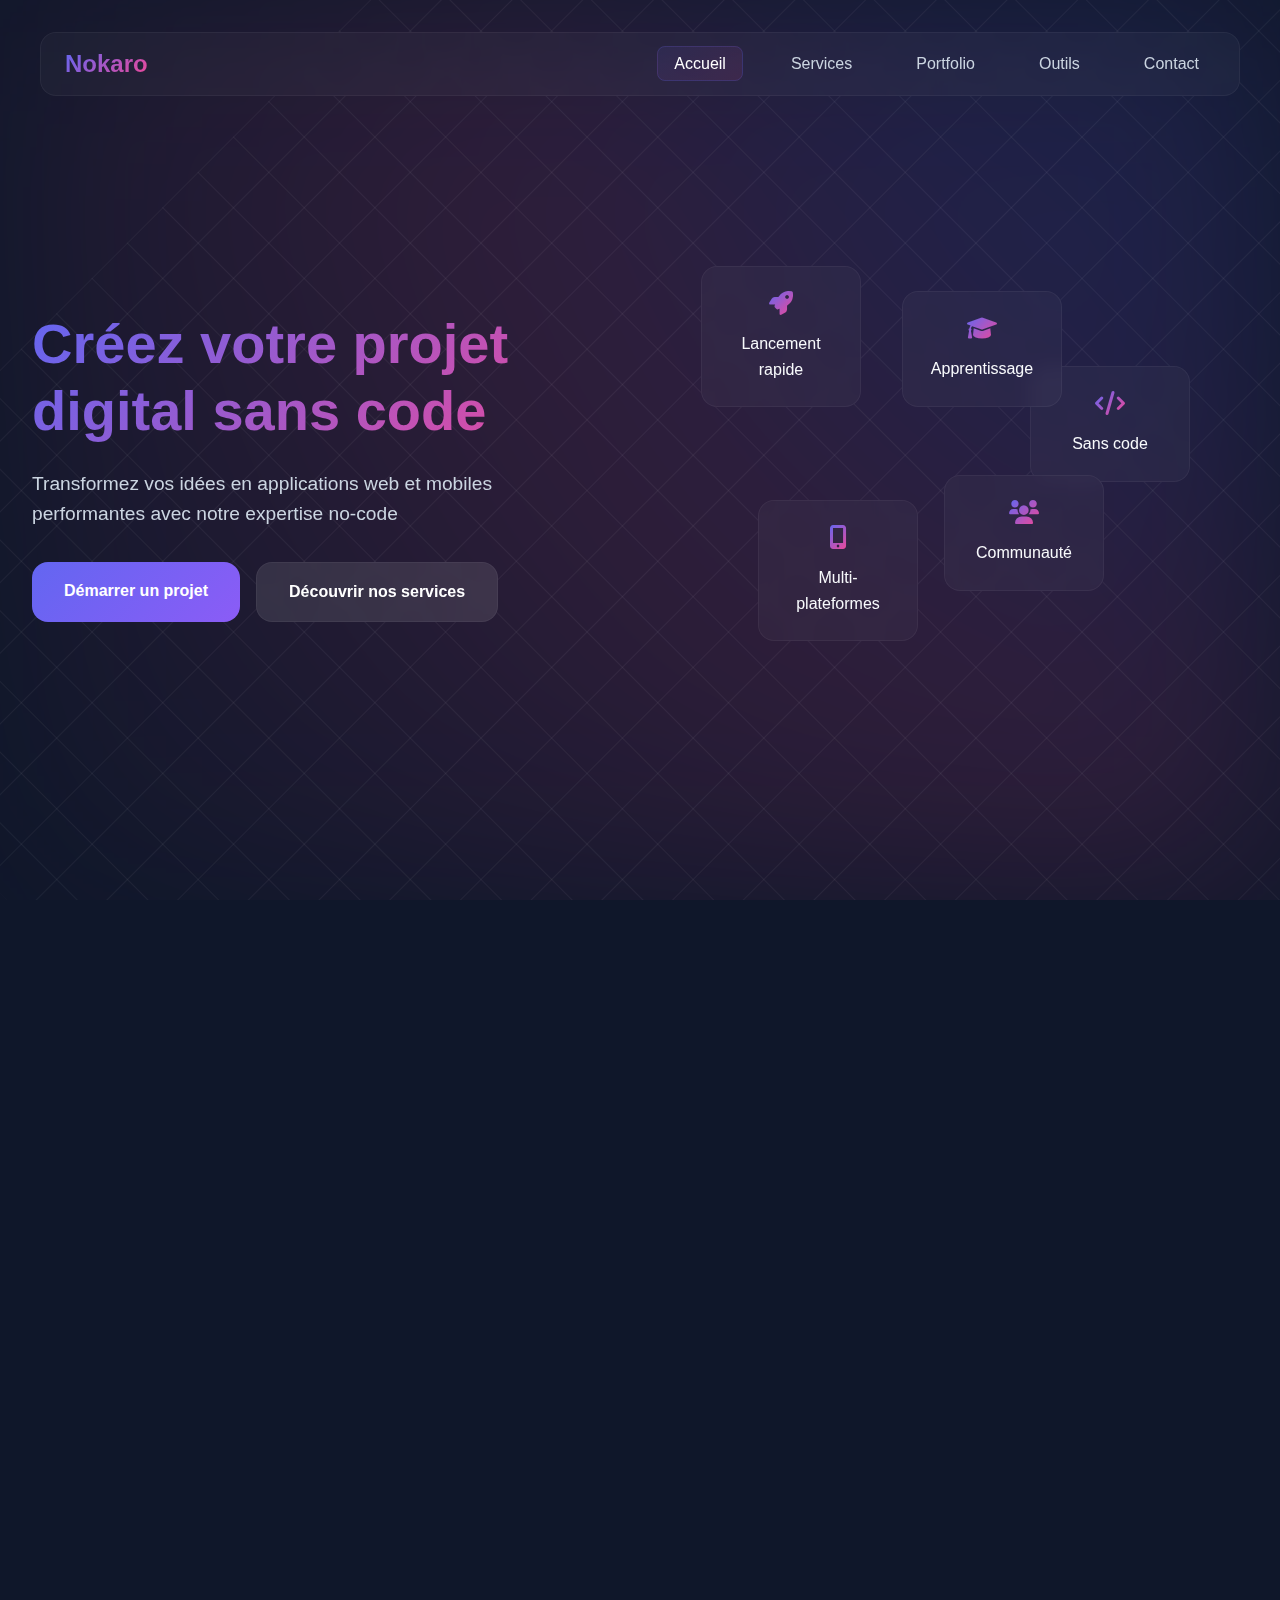
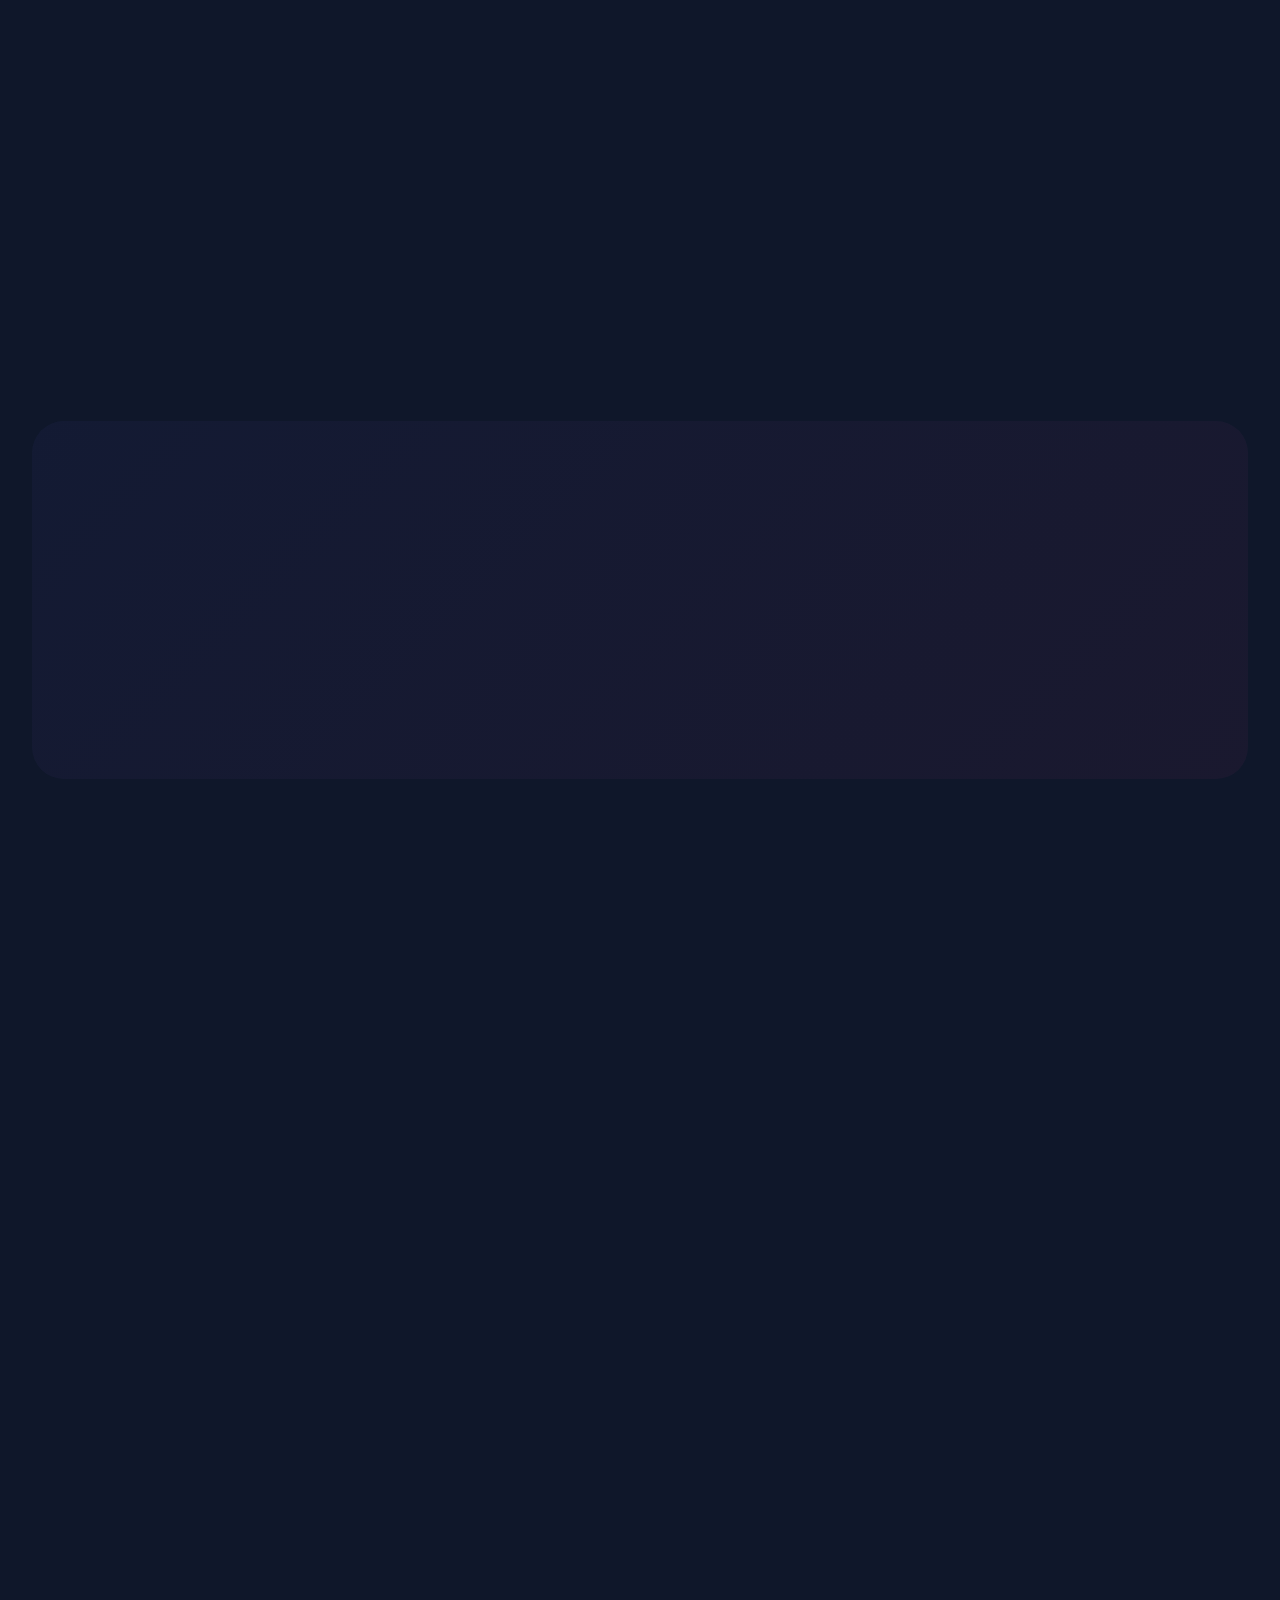
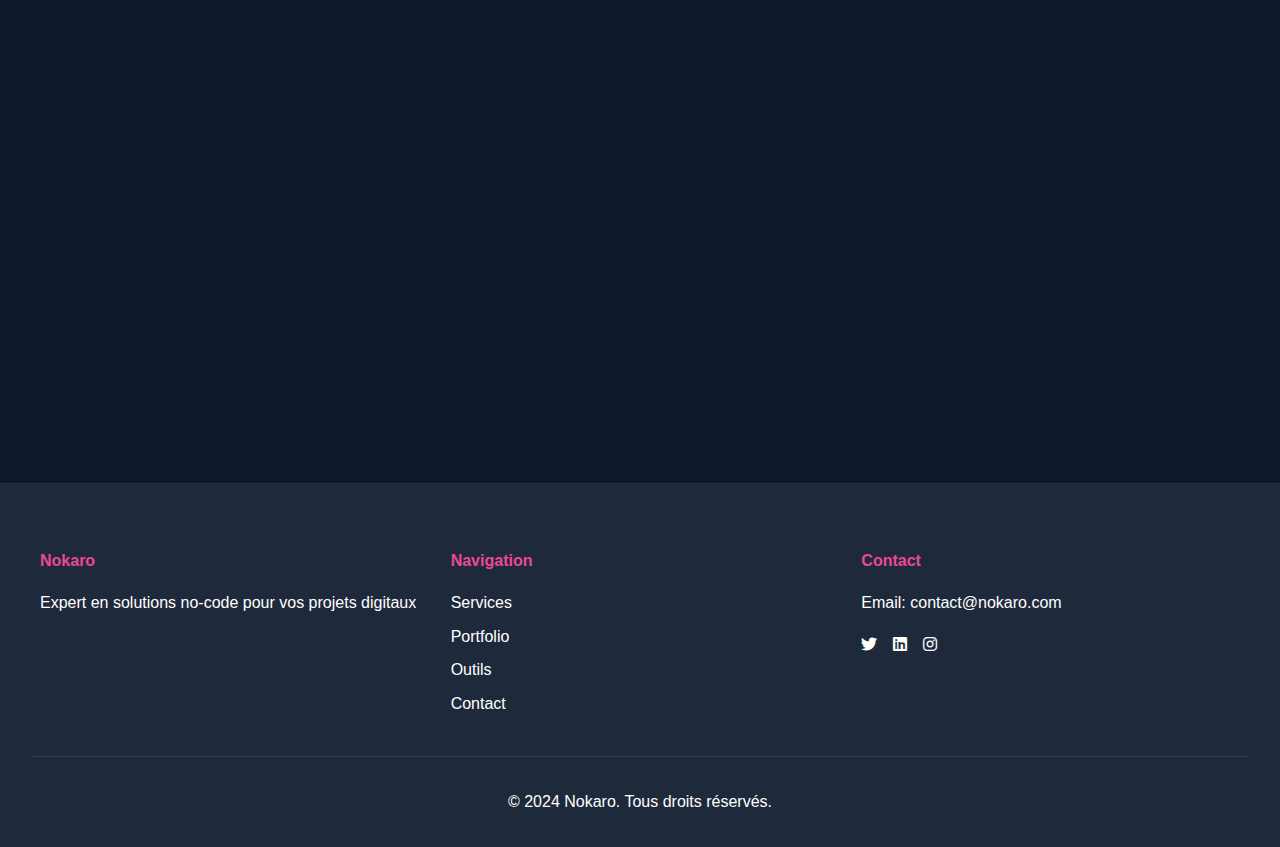
<file: index.html>
<!DOCTYPE html>
<html lang="fr">
<head>
    <meta charset="UTF-8">
    <meta name="viewport" content="width=device-width, initial-scale=1.0">
    <meta name="description" content="Nokaro - Experts en solutions no-code. Créez rapidement vos applications web et mobiles sans code avec notre expertise professionnelle.">
    <meta name="keywords" content="no-code, low-code, développement web, applications, digital, transformation numérique">
    <meta name="author" content="Nokaro">
    <meta property="og:title" content="Nokaro - Solutions No-Code">
    <meta property="og:description" content="Transformez vos idées en applications web et mobiles performantes avec notre expertise no-code">
    <meta property="og:type" content="website">
    <title>Nokaro - Solutions No-Code</title>
    <link rel="stylesheet" href="./assets/css/styles.css">
    <link href="https://unpkg.com/aos@2.3.1/dist/aos.css" rel="stylesheet">
    <link rel="stylesheet" href="https://cdnjs.cloudflare.com/ajax/libs/font-awesome/6.0.0/css/all.min.css">
</head>
<body>
    <div class="background">
        <div class="gradient"></div>
        <div class="grid"></div>
    </div>

    <header>
        <nav>
            <div class="logo">
                <a href="./index.html">Nokaro</a>
            </div>
            <div class="nav-toggle">
                <span></span>
                <span></span>
                <span></span>
            </div>
            <ul class="nav-links">
                <li><a href="./index.html" class="active">Accueil</a></li>
                <li><a href="./pages/services.html">Services</a></li>
                <li><a href="./pages/portfolio.html">Portfolio</a></li>
                <li><a href="./pages/outils.html">Outils</a></li>
                <li><a href="./pages/contact.html">Contact</a></li>
            </ul>
        </nav>
    </header>

    <main>
        <section class="hero">
            <div class="hero-content">
                <h1 data-aos="fade-up">Créez votre projet digital sans code</h1>
                <p data-aos="fade-up" data-aos-delay="100">Transformez vos idées en applications web et mobiles performantes avec notre expertise no-code</p>
                <div class="cta-buttons" data-aos="fade-up" data-aos-delay="200">
                    <a href="./pages/contact.html" class="cta-button primary">Démarrer un projet</a>
                    <a href="./pages/services.html" class="cta-button secondary">Découvrir nos services</a>
                </div>
            </div>
            <div class="hero-visual" data-aos="fade-left">
                <div class="floating-cards">
                    <div class="card">
                        <i class="fas fa-rocket"></i>
                        <span>Lancement rapide</span>
                    </div>
                    <div class="card">
                        <i class="fas fa-code"></i>
                        <span>Sans code</span>
                    </div>
                    <div class="card">
                        <i class="fas fa-mobile-alt"></i>
                        <span>Multi-plateformes</span>
                    </div>
                    <div class="card">
                        <i class="fas fa-graduation-cap"></i>
                        <span>Apprentissage</span>
                    </div>
                    <div class="card">
                        <i class="fas fa-users"></i>
                        <span>Communauté</span>
                    </div>
                </div>
            </div>
        </section>

        <section class="features">
            <div class="section-header" data-aos="fade-up">
                <h2>Pourquoi choisir le No-Code ?</h2>
                <p>Des solutions modernes pour des projets innovants</p>
            </div>
            <div class="features-grid">
                <div class="feature-card" data-aos="fade-up">
                    <div class="icon">
                        <i class="fas fa-bolt"></i>
                    </div>
                    <h3>Développement Rapide</h3>
                    <p>Réduisez le temps de développement de 80% avec nos solutions no-code</p>
                </div>
                <div class="feature-card" data-aos="fade-up" data-aos-delay="100">
                    <div class="icon">
                        <i class="fas fa-piggy-bank"></i>
                    </div>
                    <h3>Coût Optimisé</h3>
                    <p>Économisez sur les coûts de développement tout en gardant une qualité premium</p>
                </div>
                <div class="feature-card" data-aos="fade-up" data-aos-delay="200">
                    <div class="icon">
                        <i class="fas fa-tools"></i>
                    </div>
                    <h3>Maintenance Facile</h3>
                    <p>Gérez et mettez à jour votre application sans compétences techniques</p>
                </div>
                <div class="feature-card" data-aos="fade-up" data-aos-delay="300">
                    <div class="icon">
                        <i class="fas fa-shield-alt"></i>
                    </div>
                    <h3>Sécurité Intégrée</h3>
                    <p>Profitez des meilleures pratiques de sécurité dès le départ</p>
                </div>
                <div class="feature-card" data-aos="fade-up" data-aos-delay="400">
                    <div class="icon">
                        <i class="fas fa-expand-arrows-alt"></i>
                    </div>
                    <h3>Évolutivité</h3>
                    <p>Faites évoluer votre application selon vos besoins</p>
                </div>
                <div class="feature-card" data-aos="fade-up" data-aos-delay="500">
                    <div class="icon">
                        <i class="fas fa-users"></i>
                    </div>
                    <h3>Collaboration</h3>
                    <p>Travaillez en équipe efficacement sur votre projet</p>
                </div>
            </div>
        </section>

        <section class="stats">
            <div class="stats-grid">
                <div class="stat-card" data-aos="fade-up">
                    <div class="stat-number">80%</div>
                    <div class="stat-label">Temps gagné</div>
                </div>
                <div class="stat-card" data-aos="fade-up" data-aos-delay="100">
                    <div class="stat-number">60%</div>
                    <div class="stat-label">Coûts réduits</div>
                </div>
                <div class="stat-card" data-aos="fade-up" data-aos-delay="200">
                    <div class="stat-number">100+</div>
                    <div class="stat-label">Projets réalisés</div>
                </div>
                <div class="stat-card" data-aos="fade-up" data-aos-delay="300">
                    <div class="stat-number">24/7</div>
                    <div class="stat-label">Support client</div>
                </div>
            </div>
        </section>

        <section class="process">
            <div class="section-header" data-aos="fade-up">
                <h2>Notre Processus</h2>
                <p>Une approche simple et efficace</p>
            </div>
            <div class="process-steps">
                <div class="process-card" data-aos="fade-up">
                    <div class="step-number">1</div>
                    <h3>Consultation</h3>
                    <p>Discussion approfondie de vos besoins et objectifs</p>
                </div>
                <div class="process-card" data-aos="fade-up" data-aos-delay="100">
                    <div class="step-number">2</div>
                    <h3>Conception</h3>
                    <p>Design et architecture de votre solution</p>
                </div>
                <div class="process-card" data-aos="fade-up" data-aos-delay="200">
                    <div class="step-number">3</div>
                    <h3>Développement</h3>
                    <p>Création rapide avec nos outils no-code</p>
                </div>
                <div class="process-card" data-aos="fade-up" data-aos-delay="300">
                    <div class="step-number">4</div>
                    <h3>Lancement</h3>
                    <p>Mise en production et accompagnement</p>
                </div>
            </div>
        </section>

        <section class="cta-section" data-aos="fade-up">
            <div class="cta-content">
                <h2>Prêt à lancer votre projet ?</h2>
                <p>Contactez-nous pour transformer votre idée en réalité</p>
                <a href="./pages/contact.html" class="cta-button primary">Commencer maintenant</a>
            </div>
        </section>
    </main>

    <footer>
        <div class="footer-content">
            <div class="footer-section">
                <h4>Nokaro</h4>
                <p>Expert en solutions no-code pour vos projets digitaux</p>
            </div>
            <div class="footer-section">
                <h4>Navigation</h4>
                <ul>
                    <li><a href="./pages/services.html">Services</a></li>
                    <li><a href="./pages/portfolio.html">Portfolio</a></li>
                    <li><a href="./pages/outils.html">Outils</a></li>
                    <li><a href="./pages/contact.html">Contact</a></li>
                </ul>
            </div>
            <div class="footer-section">
                <h4>Contact</h4>
                <p>Email: contact@nokaro.com</p>
                <div class="social-links">
                    <a href="#"><i class="fab fa-twitter"></i></a>
                    <a href="#"><i class="fab fa-linkedin"></i></a>
                    <a href="#"><i class="fab fa-instagram"></i></a>
                </div>
            </div>
        </div>
        <div class="footer-bottom">
            <p>&copy; 2024 Nokaro. Tous droits réservés.</p>
        </div>
    </footer>

    <script src="https://unpkg.com/aos@2.3.1/dist/aos.js"></script>
    <script src="./assets/js/script.js"></script>
</body>
</html>
</file>
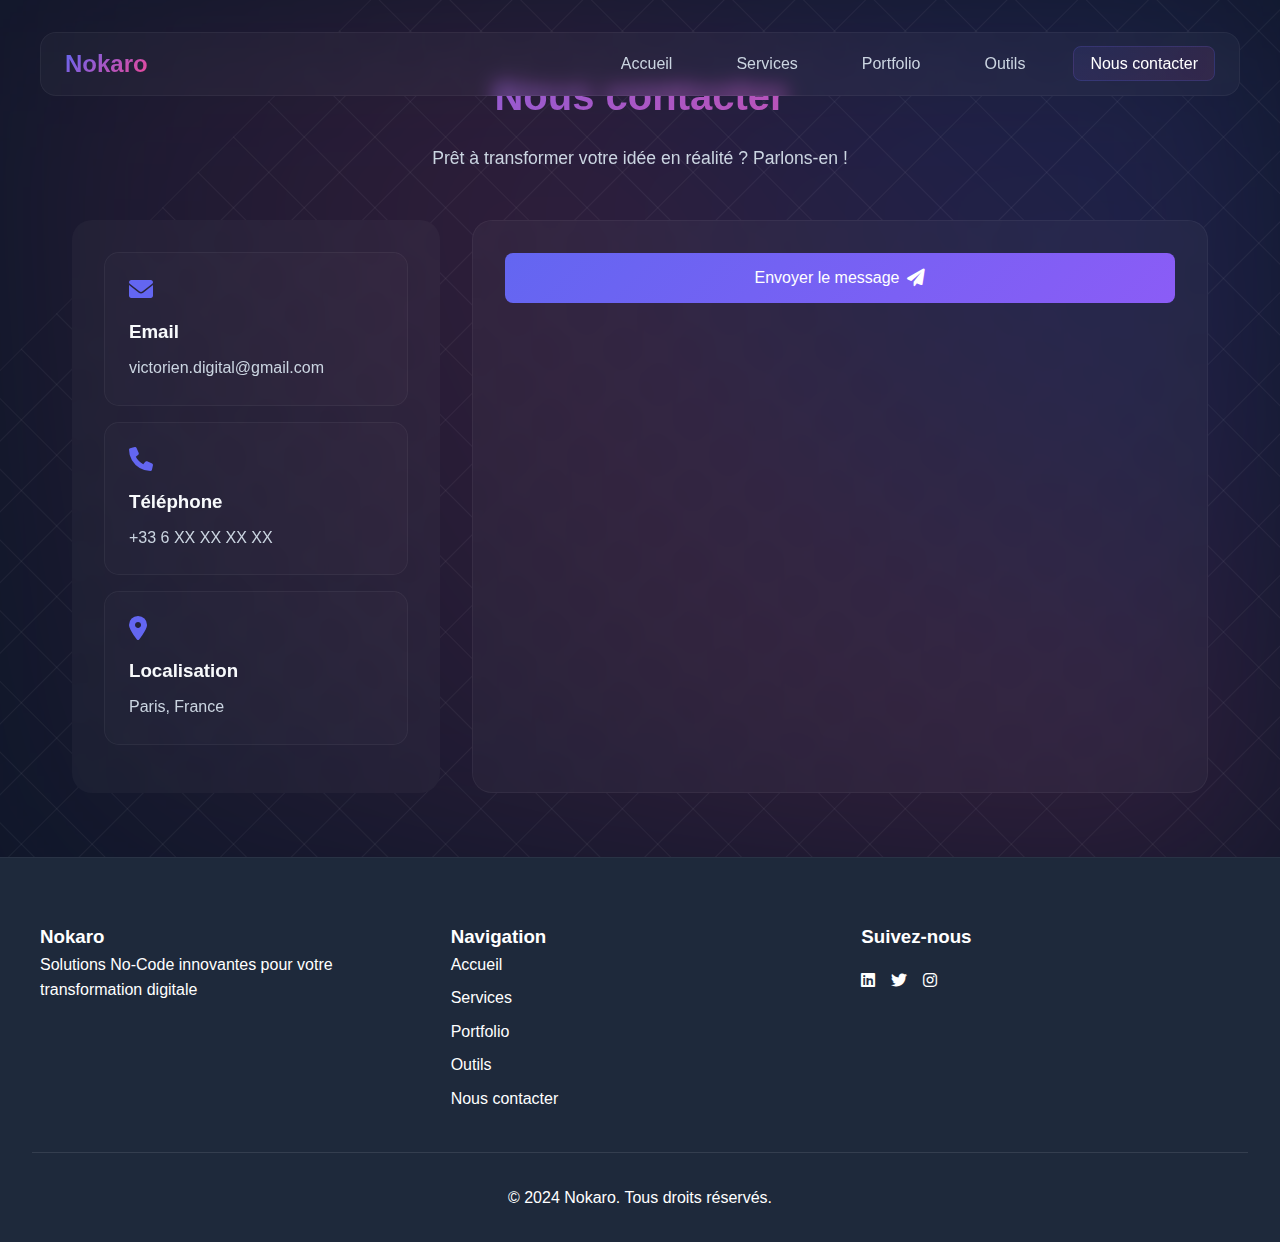
<file: pages/contact.html>
<!DOCTYPE html>
<html lang="fr">
<head>
    <meta charset="UTF-8">
    <meta name="viewport" content="width=device-width, initial-scale=1.0">
    <title>Nous contacter - Nokaro</title>
    <meta name="description" content="Contactez Nokaro pour vos projets no-code et transformation digitale">
    <link rel="stylesheet" href="../assets/css/styles.css">
    <link href="https://unpkg.com/aos@2.3.1/dist/aos.css" rel="stylesheet">
    <link rel="stylesheet" href="https://cdnjs.cloudflare.com/ajax/libs/font-awesome/6.0.0/css/all.min.css">
</head>
<body>
    <div class="background">
        <div class="gradient"></div>
        <div class="grid"></div>
    </div>

    <header>
        <nav>
            <div class="logo">
                <a href="../index.html">Nokaro</a>
            </div>
            <div class="nav-toggle">
                <span></span>
                <span></span>
                <span></span>
            </div>
            <ul class="nav-links">
                <li><a href="../index.html">Accueil</a></li>
                <li><a href="./services.html">Services</a></li>
                <li><a href="./portfolio.html">Portfolio</a></li>
                <li><a href="./outils.html">Outils</a></li>
                <li><a href="./contact.html" class="active">Nous contacter</a></li>
            </ul>
        </nav>
    </header>

    <main>
        <section class="contact-section">
            <div class="contact-container" data-aos="fade-up">
                <h1>Nous contacter</h1>
                <p class="contact-intro">Prêt à transformer votre idée en réalité ? Parlons-en !</p>
            </div>
            
            <div class="contact-grid">
                <div class="contact-info" data-aos="fade-right">
                    <div class="info-item">
                        <i class="fas fa-envelope"></i>
                        <h3>Email</h3>
                        <p>victorien.digital@gmail.com</p>
                    </div>
                    <div class="info-item">
                        <i class="fas fa-phone"></i>
                        <h3>Téléphone</h3>
                        <p>+33 6 XX XX XX XX</p>
                    </div>
                    <div class="info-item">
                        <i class="fas fa-location-dot"></i>
                        <h3>Localisation</h3>
                        <p>Paris, France</p>
                    </div>
                </div>

                <form class="contact-form" data-aos="fade-left" id="contactForm">
                    <div class="form-group">
                        <label for="name">Nom complet</label>
                        <input type="text" id="name" name="name" required placeholder="Votre nom">
                    </div>
                    
                    <div class="form-group">
                        <label for="email">Email</label>
                        <input type="email" id="email" name="email" required placeholder="votre@email.com">
                    </div>
                    
                    <div class="form-group">
                        <label for="subject">Sujet</label>
                        <input type="text" id="subject" name="subject" required placeholder="Sujet de votre message">
                    </div>
                    
                    <div class="form-group">
                        <label for="message">Message</label>
                        <textarea id="message" name="message" rows="5" required placeholder="Votre message..."></textarea>
                    </div>
                    
                    <button type="submit" class="submit-btn">
                        Envoyer le message
                        <i class="fas fa-paper-plane"></i>
                    </button>
                </form>
            </div>
        </section>
    </main>

    <footer>
        <div class="footer-content">
            <div class="footer-section">
                <h3>Nokaro</h3>
                <p>Solutions No-Code innovantes pour votre transformation digitale</p>
            </div>
            <div class="footer-section">
                <h3>Navigation</h3>
                <ul>
                    <li><a href="../index.html">Accueil</a></li>
                    <li><a href="./services.html">Services</a></li>
                    <li><a href="./portfolio.html">Portfolio</a></li>
                    <li><a href="./outils.html">Outils</a></li>
                    <li><a href="./contact.html">Nous contacter</a></li>
                </ul>
            </div>
            <div class="footer-section">
                <h3>Suivez-nous</h3>
                <div class="social-links">
                    <a href="#" target="_blank"><i class="fab fa-linkedin"></i></a>
                    <a href="#" target="_blank"><i class="fab fa-twitter"></i></a>
                    <a href="#" target="_blank"><i class="fab fa-instagram"></i></a>
                </div>
            </div>
        </div>
        <div class="footer-bottom">
            <p>&copy; 2024 Nokaro. Tous droits réservés.</p>
        </div>
    </footer>

    <script src="https://unpkg.com/aos@2.3.1/dist/aos.js"></script>
    <script>
        AOS.init({
            duration: 800,
            once: true
        });

        // Navigation mobile
        document.querySelector('.nav-toggle').addEventListener('click', function() {
            document.querySelector('.nav-links').classList.toggle('active');
            this.classList.toggle('active');
        });

        // Gestion du formulaire
        document.getElementById('contactForm').addEventListener('submit', function(e) {
            e.preventDefault();
            
            // Récupération des données du formulaire
            const formData = {
                name: document.getElementById('name').value,
                email: document.getElementById('email').value,
                subject: document.getElementById('subject').value,
                message: document.getElementById('message').value
            };

            // Ici vous pouvez ajouter votre logique d'envoi du formulaire
            console.log('Données du formulaire :', formData);
            
            // Message de confirmation
            alert('Votre message a été envoyé avec succès !');
            
            // Réinitialisation du formulaire
            this.reset();
        });
    </script>
</body>
</html>
</file>
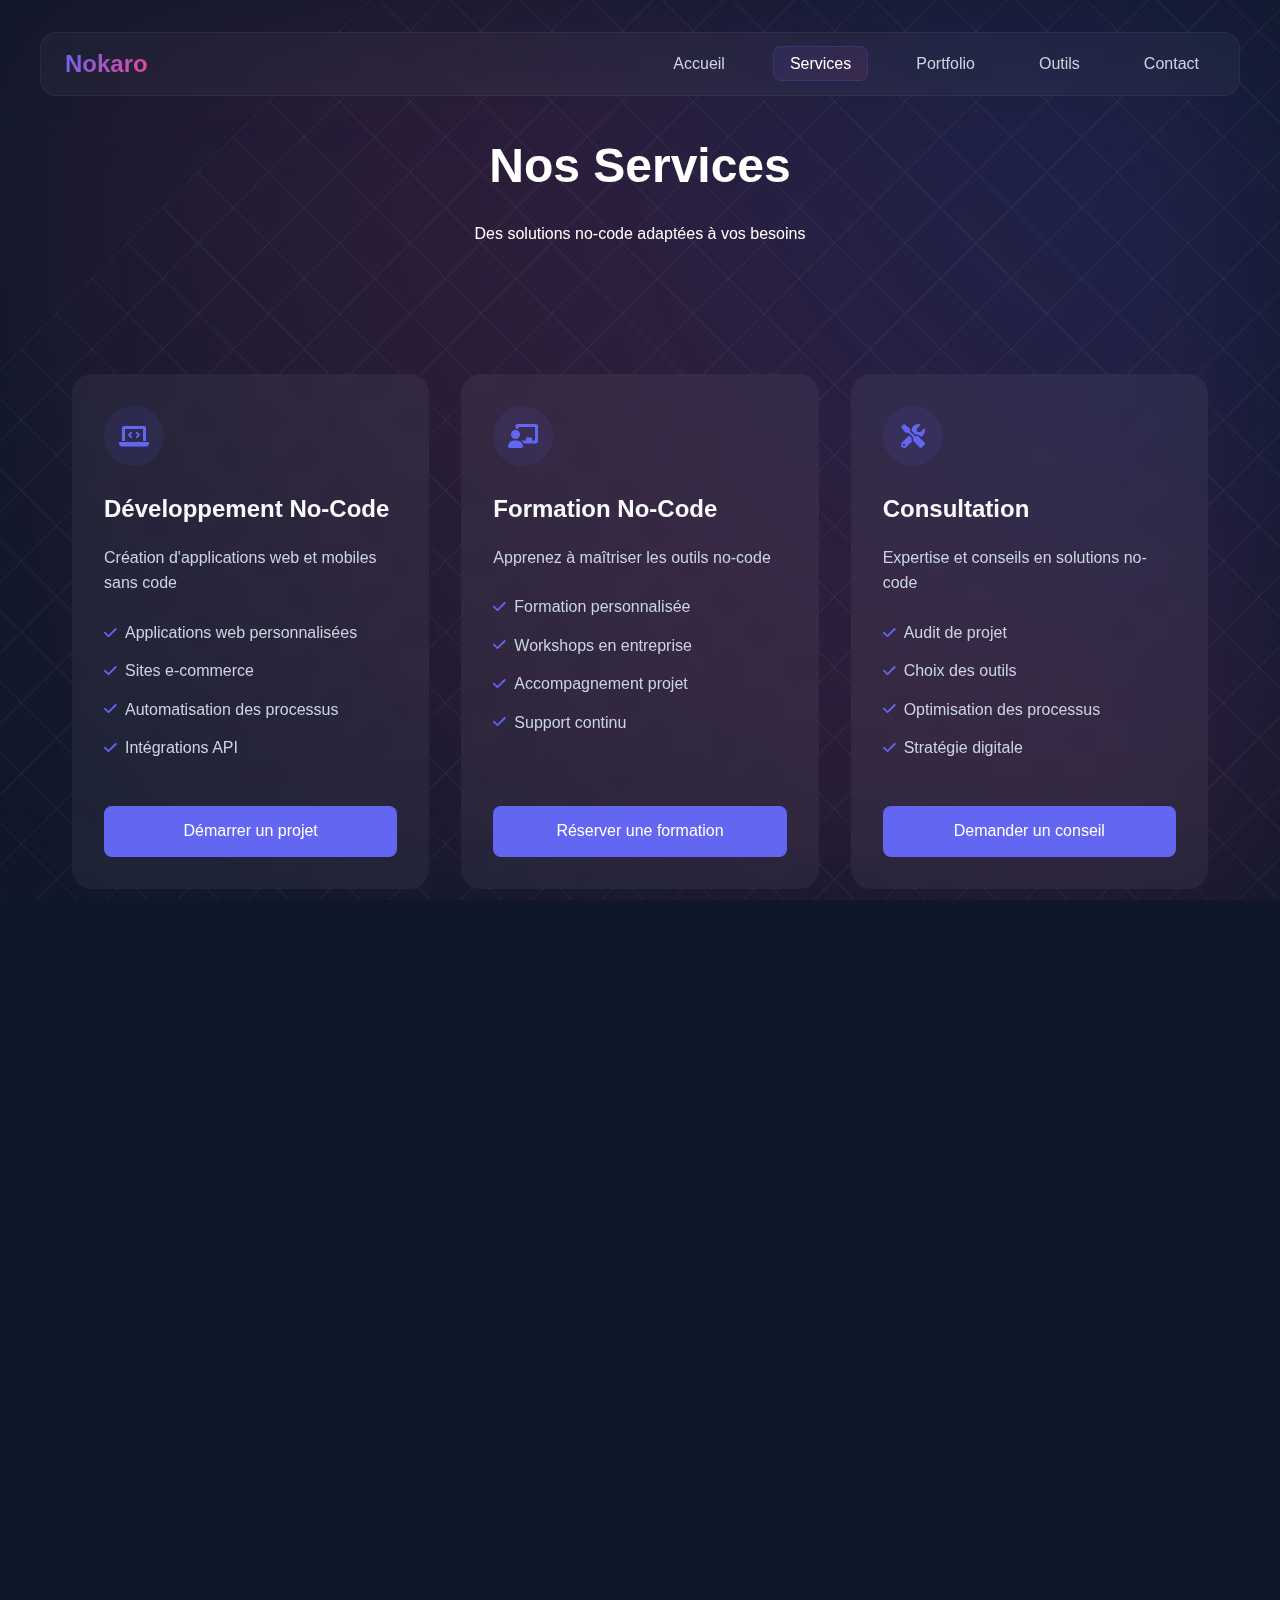
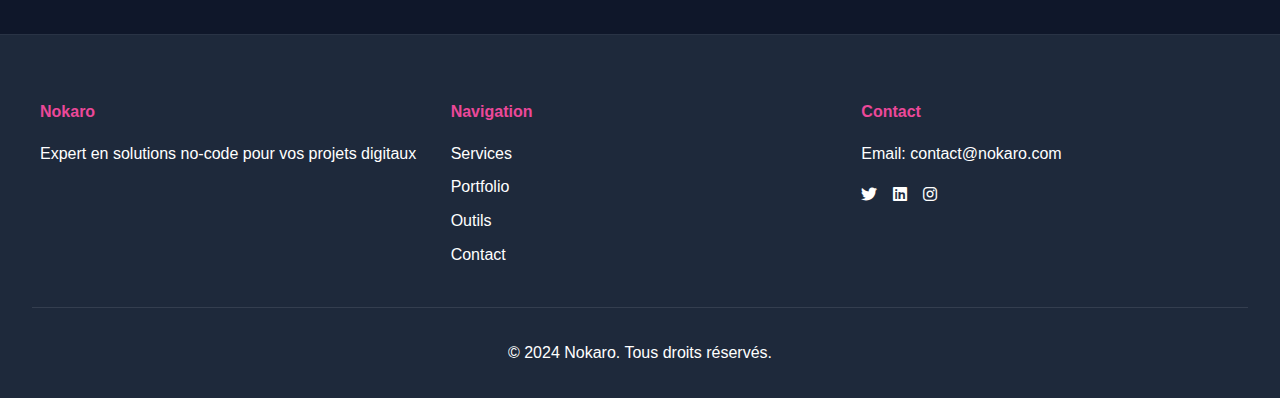
<file: pages/services.html>
<!DOCTYPE html>
<html lang="fr">
<head>
    <meta charset="UTF-8">
    <meta name="viewport" content="width=device-width, initial-scale=1.0">
    <title>Services - Nokaro</title>
    <link rel="stylesheet" href="../assets/css/styles.css">
    <link rel="stylesheet" href="https://cdnjs.cloudflare.com/ajax/libs/font-awesome/6.0.0/css/all.min.css">
    <link href="https://unpkg.com/aos@2.3.1/dist/aos.css" rel="stylesheet">
</head>
<body>
    <div class="background">
        <div class="gradient"></div>
        <div class="grid"></div>
    </div>

    <header>
        <nav>
            <div class="logo">
                <a href="../index.html">Nokaro</a>
            </div>
            <div class="nav-toggle">
                <span></span>
                <span></span>
                <span></span>
            </div>
            <ul class="nav-links">
                <li><a href="../index.html">Accueil</a></li>
                <li><a href="services.html" class="active">Services</a></li>
                <li><a href="portfolio.html">Portfolio</a></li>
                <li><a href="outils.html">Outils</a></li>
                <li><a href="contact.html">Contact</a></li>
            </ul>
        </nav>
    </header>

    <main>
        <section class="page-header" data-aos="fade-up">
            <h1>Nos Services</h1>
            <p>Des solutions no-code adaptées à vos besoins</p>
        </section>

        <section class="services-grid">
            <div class="service-card large" data-aos="fade-up">
                <div class="service-content">
                    <div class="service-icon">
                        <i class="fas fa-laptop-code"></i>
                    </div>
                    <h2>Développement No-Code</h2>
                    <p>Création d'applications web et mobiles sans code</p>
                    <ul class="service-features">
                        <li><i class="fas fa-check"></i> Applications web personnalisées</li>
                        <li><i class="fas fa-check"></i> Sites e-commerce</li>
                        <li><i class="fas fa-check"></i> Automatisation des processus</li>
                        <li><i class="fas fa-check"></i> Intégrations API</li>
                    </ul>
                    <a href="contact.html" class="cta-button">Démarrer un projet</a>
                </div>
            </div>

            <div class="service-card large" data-aos="fade-up" data-aos-delay="100">
                <div class="service-content">
                    <div class="service-icon">
                        <i class="fas fa-chalkboard-teacher"></i>
                    </div>
                    <h2>Formation No-Code</h2>
                    <p>Apprenez à maîtriser les outils no-code</p>
                    <ul class="service-features">
                        <li><i class="fas fa-check"></i> Formation personnalisée</li>
                        <li><i class="fas fa-check"></i> Workshops en entreprise</li>
                        <li><i class="fas fa-check"></i> Accompagnement projet</li>
                        <li><i class="fas fa-check"></i> Support continu</li>
                    </ul>
                    <a href="contact.html" class="cta-button">Réserver une formation</a>
                </div>
            </div>

            <div class="service-card large" data-aos="fade-up" data-aos-delay="200">
                <div class="service-content">
                    <div class="service-icon">
                        <i class="fas fa-tools"></i>
                    </div>
                    <h2>Consultation</h2>
                    <p>Expertise et conseils en solutions no-code</p>
                    <ul class="service-features">
                        <li><i class="fas fa-check"></i> Audit de projet</li>
                        <li><i class="fas fa-check"></i> Choix des outils</li>
                        <li><i class="fas fa-check"></i> Optimisation des processus</li>
                        <li><i class="fas fa-check"></i> Stratégie digitale</li>
                    </ul>
                    <a href="contact.html" class="cta-button">Demander un conseil</a>
                </div>
            </div>
        </section>

        <section class="cta-section" data-aos="fade-up">
            <div class="cta-content">
                <h2>Prêt à commencer votre projet ?</h2>
                <p>Contactez-nous pour discuter de vos besoins et obtenir un devis personnalisé</p>
                <a href="contact.html" class="cta-button primary">Contactez-nous</a>
            </div>
        </section>
    </main>

    <footer>
        <div class="footer-content">
            <div class="footer-section">
                <h4>Nokaro</h4>
                <p>Expert en solutions no-code pour vos projets digitaux</p>
            </div>
            <div class="footer-section">
                <h4>Navigation</h4>
                <ul>
                    <li><a href="services.html">Services</a></li>
                    <li><a href="portfolio.html">Portfolio</a></li>
                    <li><a href="outils.html">Outils</a></li>
                    <li><a href="contact.html">Contact</a></li>
                </ul>
            </div>
            <div class="footer-section">
                <h4>Contact</h4>
                <p>Email: contact@nokaro.com</p>
                <div class="social-links">
                    <a href="#"><i class="fab fa-twitter"></i></a>
                    <a href="#"><i class="fab fa-linkedin"></i></a>
                    <a href="#"><i class="fab fa-instagram"></i></a>
                </div>
            </div>
        </div>
        <div class="footer-bottom">
            <p>&copy; 2024 Nokaro. Tous droits réservés.</p>
        </div>
    </footer>

    <script src="https://unpkg.com/aos@2.3.1/dist/aos.js"></script>
    <script src="../assets/js/script.js"></script>
</body>
</html>
</file>
<file: assets/css/styles.css>
:root {
    /* Nouvelle palette de couleurs moderne */
    --primary-color: #6366f1;
    --primary-dark: #4f46e5;
    --secondary-color: #8b5cf6;
    --accent-color: #ec4899;
    --background-dark: #0f172a;
    --background-light: #1e293b;
    --text-primary: #f8fafc;
    --text-secondary: #cbd5e1;
    --success-color: #10b981;
    --error-color: #ef4444;
    --white: #ffffff;
    --glass-bg: rgba(255, 255, 255, 0.03);
    --glass-border: rgba(255, 255, 255, 0.05);
}

* {
    margin: 0;
    padding: 0;
    box-sizing: border-box;
}

body {
    font-family: 'Inter', -apple-system, BlinkMacSystemFont, 'Segoe UI', Roboto, sans-serif;
    line-height: 1.6;
    color: var(--text-primary);
    overflow-x: hidden;
    background: var(--background-dark);
}

/* Background Animation */
.background {
    position: fixed;
    top: 0;
    left: 0;
    width: 100%;
    height: 100%;
    z-index: -1;
    overflow: hidden;
}

.gradient {
    position: absolute;
    width: 100%;
    height: 100%;
    background: radial-gradient(circle at top right, 
        rgba(99, 102, 241, 0.15) 0%, 
        rgba(139, 92, 246, 0.15) 25%,
        rgba(236, 72, 153, 0.15) 50%,
        rgba(15, 23, 42, 0.15) 100%);
    filter: blur(100px);
    animation: gradientAnimation 15s ease infinite;
}

.grid {
    position: absolute;
    width: 200%;
    height: 200%;
    background-image: 
        linear-gradient(var(--glass-border) 1px, transparent 1px),
        linear-gradient(90deg, var(--glass-border) 1px, transparent 1px);
    background-size: 50px 50px;
    transform: rotate(45deg);
    animation: gridAnimation 60s linear infinite;
}

@keyframes gradientAnimation {
    0% { transform: rotate(0deg) scale(1); }
    50% { transform: rotate(180deg) scale(1.2); }
    100% { transform: rotate(360deg) scale(1); }
}

@keyframes gridAnimation {
    0% { transform: translateX(-50%) translateY(-50%) rotate(45deg); }
    100% { transform: translateX(0%) translateY(0%) rotate(45deg); }
}

/* Header & Navigation */
header {
    position: fixed;
    width: 100%;
    z-index: 1000;
    padding: 1rem;
    top: 1rem;
}

nav {
    max-width: 1200px;
    margin: 0 auto;
    padding: 0.75rem 1.5rem;
    display: flex;
    justify-content: space-between;
    align-items: center;
    background: var(--glass-bg);
    backdrop-filter: blur(10px);
    border: 1px solid var(--glass-border);
    border-radius: 1rem;
    transition: all 0.3s ease;
}

nav:hover {
    border-color: var(--primary-color);
    box-shadow: 0 8px 32px rgba(99, 102, 241, 0.2);
}

.logo a {
    font-size: 1.5rem;
    font-weight: bold;
    text-decoration: none;
    color: var(--white);
    background: linear-gradient(135deg, var(--primary-color), var(--accent-color));
    -webkit-background-clip: text;
    -webkit-text-fill-color: transparent;
    transition: opacity 0.3s ease;
}

.logo a:hover {
    opacity: 0.9;
}

.nav-toggle {
    display: none;
    flex-direction: column;
    gap: 0.3rem;
    cursor: pointer;
}

.nav-toggle span {
    display: block;
    width: 25px;
    height: 2px;
    background-color: var(--white);
    transition: all 0.3s ease;
}

.nav-links {
    display: flex;
    list-style: none;
    gap: 2rem;
}

.nav-links a {
    text-decoration: none;
    color: var(--text-secondary);
    font-size: 1rem;
    font-weight: 500;
    transition: all 0.3s ease;
    padding: 0.5rem 1rem;
    border-radius: 0.5rem;
}

.nav-links a:hover,
.nav-links a.active {
    color: var(--white);
    background: linear-gradient(135deg, 
        rgba(99, 102, 241, 0.1), 
        rgba(236, 72, 153, 0.1));
    border: 1px solid rgba(99, 102, 241, 0.2);
}

/* Responsive Navigation */
@media (max-width: 768px) {
    header {
        padding: 1rem;
        top: 0.5rem;
    }

    nav {
        padding: 0.75rem;
    }

    .nav-toggle {
        display: flex;
    }

    .nav-links {
        display: none;
        position: absolute;
        top: calc(100% + 0.5rem);
        left: 0;
        right: 0;
        background: var(--glass-bg);
        backdrop-filter: blur(10px);
        border: 1px solid var(--glass-border);
        border-radius: 1rem;
        padding: 1rem;
        margin: 0 1rem;
        flex-direction: column;
        gap: 0.5rem;
        opacity: 0;
        transform: translateY(-10px);
        transition: all 0.3s ease;
    }

    .nav-links.active {
        display: flex;
        opacity: 1;
        transform: translateY(0);
    }

    .nav-links a {
        padding: 0.75rem 1rem;
        width: 100%;
        text-align: center;
    }
}

/* Hero Section */
.hero {
    min-height: 100vh;
    display: grid;
    grid-template-columns: 1fr 1fr;
    gap: 4rem;
    align-items: center;
    padding-top: 8rem;
}

.hero-content {
    max-width: 600px;
}

.hero-content h1 {
    font-size: 3.5rem;
    font-weight: 800;
    line-height: 1.2;
    margin-bottom: 1.5rem;
    background: linear-gradient(135deg, var(--primary-color), var(--accent-color));
    -webkit-background-clip: text;
    -webkit-text-fill-color: transparent;
}

.hero-content p {
    font-size: 1.2rem;
    color: var(--text-secondary);
    margin-bottom: 2rem;
    line-height: 1.6;
}

.cta-buttons {
    display: flex;
    gap: 1rem;
}

.cta-button {
    display: inline-block;
    padding: 1rem 2rem;
    border-radius: 1rem;
    font-weight: 600;
    text-decoration: none;
    transition: all 0.3s ease;
    font-size: 1rem;
    position: relative;
    overflow: hidden;
}

.cta-button.primary {
    background: linear-gradient(135deg, var(--primary-color), var(--secondary-color));
    color: var(--white);
    border: none;
}

.cta-button.secondary {
    background: rgba(255, 255, 255, 0.1);
    color: var(--white);
    border: 1px solid var(--glass-border);
    backdrop-filter: blur(10px);
}

.cta-button:hover {
    transform: translateY(-2px);
}

.cta-button.primary:hover {
    box-shadow: 0 10px 20px rgba(99, 102, 241, 0.2);
}

.cta-button.secondary:hover {
    background: rgba(255, 255, 255, 0.15);
    border-color: var(--primary-color);
}

.cta-button::before {
    content: '';
    position: absolute;
    top: 0;
    left: -100%;
    width: 100%;
    height: 100%;
    background: linear-gradient(
        90deg,
        transparent,
        rgba(255, 255, 255, 0.2),
        transparent
    );
    transition: 0.5s;
}

.cta-button:hover::before {
    left: 100%;
}

/* Floating Cards Animation */
@keyframes float {
    0%, 100% {
        transform: translateY(0);
    }
    50% {
        transform: translateY(-20px);
    }
}

.hero-visual {
    position: relative;
    width: 100%;
    height: 500px;
    overflow: visible;
}

.floating-cards {
    position: relative;
    width: 100%;
    height: 100%;
}

.floating-cards .card {
    position: absolute;
    padding: 1.5rem;
    background: var(--glass-bg);
    border-radius: 1rem;
    display: flex;
    flex-direction: column;
    align-items: center;
    gap: 1rem;
    border: 1px solid var(--glass-border);
    backdrop-filter: blur(10px);
    transition: all 0.3s ease;
    width: 160px;
    will-change: transform;
}

.floating-cards .card:hover {
    transform: translateY(-5px);
    border-color: var(--primary-color);
    box-shadow: 0 10px 20px rgba(99, 102, 241, 0.2);
    animation-play-state: paused;
}

.floating-cards .card i {
    font-size: 1.5rem;
    background: linear-gradient(135deg, var(--primary-color), var(--accent-color));
    -webkit-background-clip: text;
    -webkit-text-fill-color: transparent;
}

.floating-cards .card span {
    font-weight: 500;
    color: var(--text-primary);
    text-align: center;
}

.floating-cards .card:nth-child(1) {
    top: 10%;
    left: 5%;
    animation: float 4s ease-in-out infinite;
}

.floating-cards .card:nth-child(2) {
    top: 30%;
    right: 10%;
    animation: float 4.5s ease-in-out infinite 0.5s;
}

.floating-cards .card:nth-child(3) {
    bottom: 15%;
    left: 15%;
    animation: float 5s ease-in-out infinite 1s;
}

.floating-cards .card:nth-child(4) {
    top: 15%;
    left: 40%;
    animation: float 4.2s ease-in-out infinite 0.7s;
}

.floating-cards .card:nth-child(5) {
    bottom: 25%;
    right: 25%;
    animation: float 4.8s ease-in-out infinite 1.2s;
}

@media (max-width: 768px) {
    .hero-visual {
        height: auto;
        padding: 2rem 0;
    }

    .floating-cards {
        display: flex;
        flex-direction: column;
        align-items: center;
        gap: 1.5rem;
    }

    .floating-cards .card {
        position: relative;
        width: 200px;
        animation: none !important;
    }

    .floating-cards .card:hover {
        transform: translateY(-5px);
    }
}

/* Features Section */
.features {
    padding: 8rem 0;
}

.features-grid {
    display: grid;
    grid-template-columns: repeat(3, 1fr);
    gap: 2.5rem;
    padding: 2rem 0;
    max-width: 1200px;
    margin: 0 auto;
}

.feature-card {
    background: var(--glass-bg);
    padding: 2.5rem;
    border-radius: 1.5rem;
    border: 1px solid var(--glass-border);
    transition: all 0.3s ease;
    text-align: center;
    display: flex;
    flex-direction: column;
    align-items: center;
    gap: 1.5rem;
}

.feature-card:hover {
    transform: translateY(-5px);
    border-color: var(--primary-color);
    box-shadow: 0 20px 40px rgba(99, 102, 241, 0.1);
}

.feature-card .icon {
    width: 60px;
    height: 60px;
    background: linear-gradient(135deg, 
        rgba(99, 102, 241, 0.1), 
        rgba(236, 72, 153, 0.1));
    border-radius: 1rem;
    display: flex;
    align-items: center;
    justify-content: center;
    margin-bottom: 1rem;
}

.feature-card .icon i {
    font-size: 1.8rem;
    background: linear-gradient(135deg, var(--primary-color), var(--accent-color));
    -webkit-background-clip: text;
    -webkit-text-fill-color: transparent;
}

.feature-card h3 {
    font-size: 1.5rem;
    font-weight: 700;
    margin-bottom: 0.5rem;
    background: linear-gradient(135deg, var(--text-primary), var(--text-secondary));
    -webkit-background-clip: text;
    -webkit-text-fill-color: transparent;
}

.feature-card p {
    color: var(--text-secondary);
    line-height: 1.6;
    font-size: 1rem;
}

@media (max-width: 1200px) {
    .features-grid {
        grid-template-columns: repeat(2, 1fr);
        padding: 2rem;
    }
}

@media (max-width: 768px) {
    .features-grid {
        grid-template-columns: 1fr;
        gap: 2rem;
    }

    .feature-card {
        padding: 2rem;
    }
}

/* Stats Section */
.stats {
    padding: 4rem 0;
    background: linear-gradient(135deg, 
        rgba(99, 102, 241, 0.05), 
        rgba(236, 72, 153, 0.05));
    border-radius: 2rem;
    margin: 4rem 0;
}

.stats-grid {
    display: grid;
    grid-template-columns: repeat(auto-fit, minmax(200px, 1fr));
    gap: 2rem;
    padding: 2rem;
}

.stat-card {
    text-align: center;
    padding: 2rem;
    background: var(--glass-bg);
    border-radius: 1rem;
    border: 1px solid var(--glass-border);
}

.stat-number {
    font-size: 2.5rem;
    font-weight: 700;
    color: var(--primary-color);
    margin-bottom: 0.5rem;
}

.stat-label {
    color: var(--text-secondary);
    font-size: 1.1rem;
}

/* Process Section */
.process {
    padding: 8rem 0;
}

.process-steps {
    display: grid;
    grid-template-columns: repeat(auto-fit, minmax(250px, 1fr));
    gap: 2rem;
    padding: 4rem 0;
}

.process-card {
    background: var(--glass-bg);
    padding: 2rem;
    border-radius: 1rem;
    border: 1px solid var(--glass-border);
    text-align: center;
    position: relative;
}

.step-number {
    width: 40px;
    height: 40px;
    background: linear-gradient(135deg, var(--primary-color), var(--accent-color));
    border-radius: 50%;
    display: flex;
    align-items: center;
    justify-content: center;
    font-weight: 700;
    margin: 0 auto 1rem;
    color: var(--white);
}

/* CTA Section */
.cta-section {
    text-align: center;
    padding: 8rem 0;
    background: linear-gradient(135deg, 
        rgba(99, 102, 241, 0.05), 
        rgba(236, 72, 153, 0.05));
    border-radius: 2rem;
    margin: 4rem 0;
}

.cta-content {
    max-width: 600px;
    margin: 0 auto;
}

.cta-content h2 {
    font-size: 2.5rem;
    margin-bottom: 1rem;
    background: linear-gradient(135deg, var(--primary-color), var(--accent-color));
    -webkit-background-clip: text;
    -webkit-text-fill-color: transparent;
}

.cta-content p {
    color: var(--text-secondary);
    margin-bottom: 2rem;
    font-size: 1.1rem;
}

/* Responsive Design */
@media (max-width: 1200px) {
    .hero {
        grid-template-columns: 1fr;
        text-align: center;
        gap: 2rem;
    }

    .hero-content {
        margin: 0 auto;
    }

    .cta-buttons {
        justify-content: center;
    }

    .hero-visual {
        order: -1;
    }
}

@media (max-width: 768px) {
    main {
        padding: 0 1rem;
    }

    section {
        padding: 4rem 0;
    }

    .hero-content h1 {
        font-size: 2.5rem;
    }

    .features-grid,
    .stats-grid,
    .process-steps {
        grid-template-columns: 1fr;
        gap: 1.5rem;
    }

    .cta-section {
        padding: 4rem 1rem;
    }
}

/* Main Content Sections */
main {
    padding: 0 2rem;
    max-width: 1400px;
    margin: 0 auto;
}

section {
    padding: 6rem 0;
    position: relative;
}

/* Services Page */
.page-header {
    padding: 8rem 2rem 4rem;
    text-align: center;
    color: var(--white);
}

.page-header h1 {
    font-size: 3rem;
    margin-bottom: 1rem;
}

.services-grid {
    padding: 4rem 2rem;
    display: grid;
    grid-template-columns: repeat(auto-fit, minmax(300px, 1fr));
    gap: 2rem;
    max-width: 1200px;
    margin: 0 auto;
}

.service-card {
    background: rgba(255, 255, 255, 0.05);
    backdrop-filter: blur(10px);
    border-radius: 20px;
    overflow: hidden;
    transition: transform 0.3s ease, box-shadow 0.3s ease;
    display: flex;
    flex-direction: column;
    height: 100%;
}

.service-card:hover {
    transform: translateY(-8px);
    box-shadow: 0 12px 40px rgba(99, 102, 241, 0.15);
}

.service-content {
    padding: 2rem;
    display: flex;
    flex-direction: column;
    height: 100%;
}

.service-icon {
    width: 60px;
    height: 60px;
    background: rgba(99, 102, 241, 0.1);
    border-radius: 50%;
    display: flex;
    align-items: center;
    justify-content: center;
    margin-bottom: 1.5rem;
}

.service-icon i {
    font-size: 1.5rem;
    color: var(--primary-color);
}

.service-card h2 {
    font-size: 1.5rem;
    margin-bottom: 1rem;
    color: var(--text-color);
}

.service-card p {
    color: var(--text-secondary);
    margin-bottom: 1.5rem;
}

.service-features {
    list-style: none;
    padding: 0;
    margin: 0 0 2rem 0;
    flex-grow: 1;
}

.service-features li {
    display: flex;
    align-items: center;
    margin-bottom: 0.8rem;
    color: var(--text-secondary);
}

.service-features li i {
    color: var(--primary-color);
    margin-right: 0.5rem;
    font-size: 0.9rem;
}

.service-card .cta-button {
    display: inline-block;
    padding: 0.8rem 1.5rem;
    background: var(--primary-color);
    color: white;
    text-decoration: none;
    border-radius: 8px;
    font-weight: 500;
    transition: all 0.3s ease;
    text-align: center;
    margin-top: auto;
}

.service-card .cta-button:hover {
    background: var(--secondary-color);
    transform: translateY(-2px);
}

@media (max-width: 768px) {
    .services-grid {
        grid-template-columns: 1fr;
        padding: 1rem;
    }
    
    .service-card {
        margin-bottom: 1.5rem;
    }
}

/* Outils Page Styles */
.tools-showcase {
    display: grid;
    grid-template-columns: repeat(auto-fit, minmax(300px, 1fr));
    gap: 2rem;
    padding: 2rem;
    max-width: 1200px;
    margin: 0 auto;
}

.tool-card {
    background: rgba(255, 255, 255, 0.05);
    border-radius: 1rem;
    padding: 2rem;
    transition: transform 0.3s ease, box-shadow 0.3s ease;
    border: 1px solid rgba(255, 255, 255, 0.1);
    backdrop-filter: blur(10px);
    background: var(--glass-bg);
    border: 1px solid var(--glass-border);
}

.tool-card.featured {
    background: linear-gradient(135deg, 
        rgba(99, 102, 241, 0.1), 
        rgba(139, 92, 246, 0.1));
}

.tool-card:hover {
    transform: translateY(-5px);
    box-shadow: 0 10px 20px rgba(0, 0, 0, 0.2);
    border-color: var(--primary-color);
}

.tool-content {
    text-align: center;
}

.tool-content img {
    width: 80px;
    height: 80px;
    margin-bottom: 1rem;
    border-radius: 1rem;
}

.tool-features {
    list-style: none;
    padding: 0;
    margin: 1.5rem 0;
    text-align: left;
}

.tool-features li {
    margin: 0.5rem 0;
    display: flex;
    align-items: center;
    gap: 0.5rem;
}

.tool-features i {
    color: var(--accent-color);
}

.comparison-section {
    padding: 4rem 2rem;
    max-width: 1200px;
    margin: 0 auto;
}

.comparison-grid {
    display: grid;
    grid-template-columns: repeat(auto-fit, minmax(280px, 1fr));
    gap: 2rem;
    margin-top: 2rem;
}

.comparison-card {
    background: rgba(255, 255, 255, 0.05);
    border-radius: 1rem;
    padding: 2rem;
    border: 1px solid rgba(255, 255, 255, 0.1);
    backdrop-filter: blur(10px);
    background: var(--glass-bg);
    border: 1px solid var(--glass-border);
}

.comparison-card.traditional {
    background: linear-gradient(135deg, 
        rgba(239, 68, 68, 0.05), 
        rgba(239, 68, 68, 0.1));
}

.comparison-card.no-code {
    background: linear-gradient(135deg, 
        rgba(16, 185, 129, 0.05), 
        rgba(16, 185, 129, 0.1));
}

.comparison-card ul {
    list-style: none;
    padding: 0;
    margin: 1.5rem 0;
}

.comparison-card li {
    margin: 1rem 0;
    display: flex;
    align-items: center;
    gap: 0.5rem;
}

.comparison-card.traditional i {
    color: var(--error-color);
}

.comparison-card.no-code i {
    color: var(--success-color);
}

/* Footer */
footer {
    background-color: rgba(0, 0, 0, 0.3);
    color: var(--white);
    padding: 4rem 2rem 2rem;
    backdrop-filter: blur(10px);
    background: var(--background-light);
    border-top: 1px solid var(--glass-border);
}

.footer-content {
    max-width: 1200px;
    margin: 0 auto;
    display: grid;
    grid-template-columns: repeat(auto-fit, minmax(200px, 1fr));
    gap: 2rem;
}

.footer-section h4 {
    margin-bottom: 1rem;
    color: var(--accent-color);
}

.footer-section ul {
    list-style: none;
}

.footer-section ul li {
    margin-bottom: 0.5rem;
}

.footer-section a {
    color: var(--white);
    text-decoration: none;
    transition: color 0.3s ease;
}

.footer-section a:hover {
    color: var(--accent-color);
}

.social-links {
    display: flex;
    gap: 1rem;
    margin-top: 1rem;
}

.footer-bottom {
    text-align: center;
    margin-top: 2rem;
    padding-top: 2rem;
    border-top: 1px solid rgba(255, 255, 255, 0.1);
}

/* Responsive Design */
@media (max-width: 768px) {
    .nav-toggle {
        display: flex;
    }
    
    .nav-links {
        display: none;
        position: absolute;
        top: 100%;
        left: 0;
        width: 100%;
        background: rgba(255, 255, 255, 0.1);
        backdrop-filter: blur(10px);
        padding: 1rem;
        flex-direction: column;
        text-align: center;
    }
    
    .nav-links.active {
        display: flex;
    }
    
    .hero {
        flex-direction: column;
        text-align: center;
        padding-top: 6rem;
    }
    
    .hero h1 {
        font-size: 2.5rem;
    }
    
    .cta-group {
        justify-content: center;
    }
    
    .hero-visual {
        width: 100%;
        max-width: 400px;
        margin-top: 3rem;
    }
    
    .features-grid,
    .services-grid {
        grid-template-columns: 1fr;
    }
    
    .tool-card.featured {
        grid-column: span 1;
    }

    .tools-showcase,
    .comparison-grid {
        grid-template-columns: 1fr;
    }

    .tool-card,
    .comparison-card {
        padding: 1.5rem;
    }
}

/* Remove Auth Styles */
.auth-container,
.auth-buttons,
.auth-button,
.user-profile,
.modal,
.modal-content,
.auth-form,
.form-group,
.auth-switch,
.toast {
    display: none;
}

/* Contact Page Styles */
.contact-section {
    padding: 4rem 2rem;
    max-width: 1200px;
    margin: 0 auto;
}

.contact-container {
    text-align: center;
    margin-bottom: 3rem;
}

.contact-container h1 {
    font-size: 2.5rem;
    margin-bottom: 1rem;
    background: linear-gradient(135deg, var(--primary-color), var(--accent-color));
    -webkit-background-clip: text;
    -webkit-text-fill-color: transparent;
}

.contact-intro {
    color: var(--text-secondary);
    margin-bottom: 3rem;
    font-size: 1.1rem;
}

.contact-grid {
    display: grid;
    grid-template-columns: 1fr 2fr;
    gap: 2rem;
}

.contact-info {
    background: rgba(255, 255, 255, 0.03);
    backdrop-filter: blur(10px);
    border-radius: 20px;
    padding: 2rem;
    height: fit-content;
}

.info-item {
    padding: 1.5rem;
    background: rgba(255, 255, 255, 0.02);
    border-radius: 15px;
    margin-bottom: 1rem;
    border: 1px solid rgba(255, 255, 255, 0.05);
    transition: transform 0.3s ease;
}

.info-item:hover {
    transform: translateY(-5px);
}

.info-item i {
    font-size: 1.5rem;
    color: var(--primary-color);
    margin-bottom: 1rem;
}

.info-item h3 {
    color: var(--text-color);
    margin-bottom: 0.5rem;
}

.info-item p {
    color: var(--text-secondary);
}

.contact-form {
    background: rgba(255, 255, 255, 0.03);
    backdrop-filter: blur(10px);
    border-radius: 20px;
    padding: 2rem;
    border: 1px solid rgba(255, 255, 255, 0.05);
}

.form-group {
    margin-bottom: 1.5rem;
}

.form-group label {
    display: block;
    margin-bottom: 0.5rem;
    color: var(--text-color);
}

.form-group input,
.form-group textarea {
    width: 100%;
    padding: 1rem;
    background: rgba(255, 255, 255, 0.05);
    border: 1px solid rgba(255, 255, 255, 0.1);
    border-radius: 8px;
    color: var(--text-color);
    font-size: 1rem;
    transition: all 0.3s ease;
}

.form-group input:focus,
.form-group textarea:focus {
    outline: none;
    border-color: var(--primary-color);
    box-shadow: 0 0 0 2px rgba(99, 102, 241, 0.2);
}

.form-group textarea {
    resize: vertical;
    min-height: 150px;
}

.contact-form .submit-btn {
    width: 100%;
    padding: 1rem;
    background: linear-gradient(135deg, var(--primary-color), var(--secondary-color));
    color: white;
    border: none;
    border-radius: 8px;
    font-size: 1rem;
    cursor: pointer;
    transition: all 0.3s ease;
    display: flex;
    align-items: center;
    justify-content: center;
    gap: 0.5rem;
}

.contact-form .submit-btn:hover {
    transform: translateY(-2px);
    box-shadow: 0 8px 20px rgba(99, 102, 241, 0.2);
}

.contact-form .submit-btn i {
    font-size: 1.1rem;
}

@media (max-width: 768px) {
    .contact-grid {
        grid-template-columns: 1fr;
    }

    .contact-info {
        order: 2;
    }

    .contact-form {
        order: 1;
    }

    .contact-section {
        padding: 2rem 1rem;
    }
}
</file>
